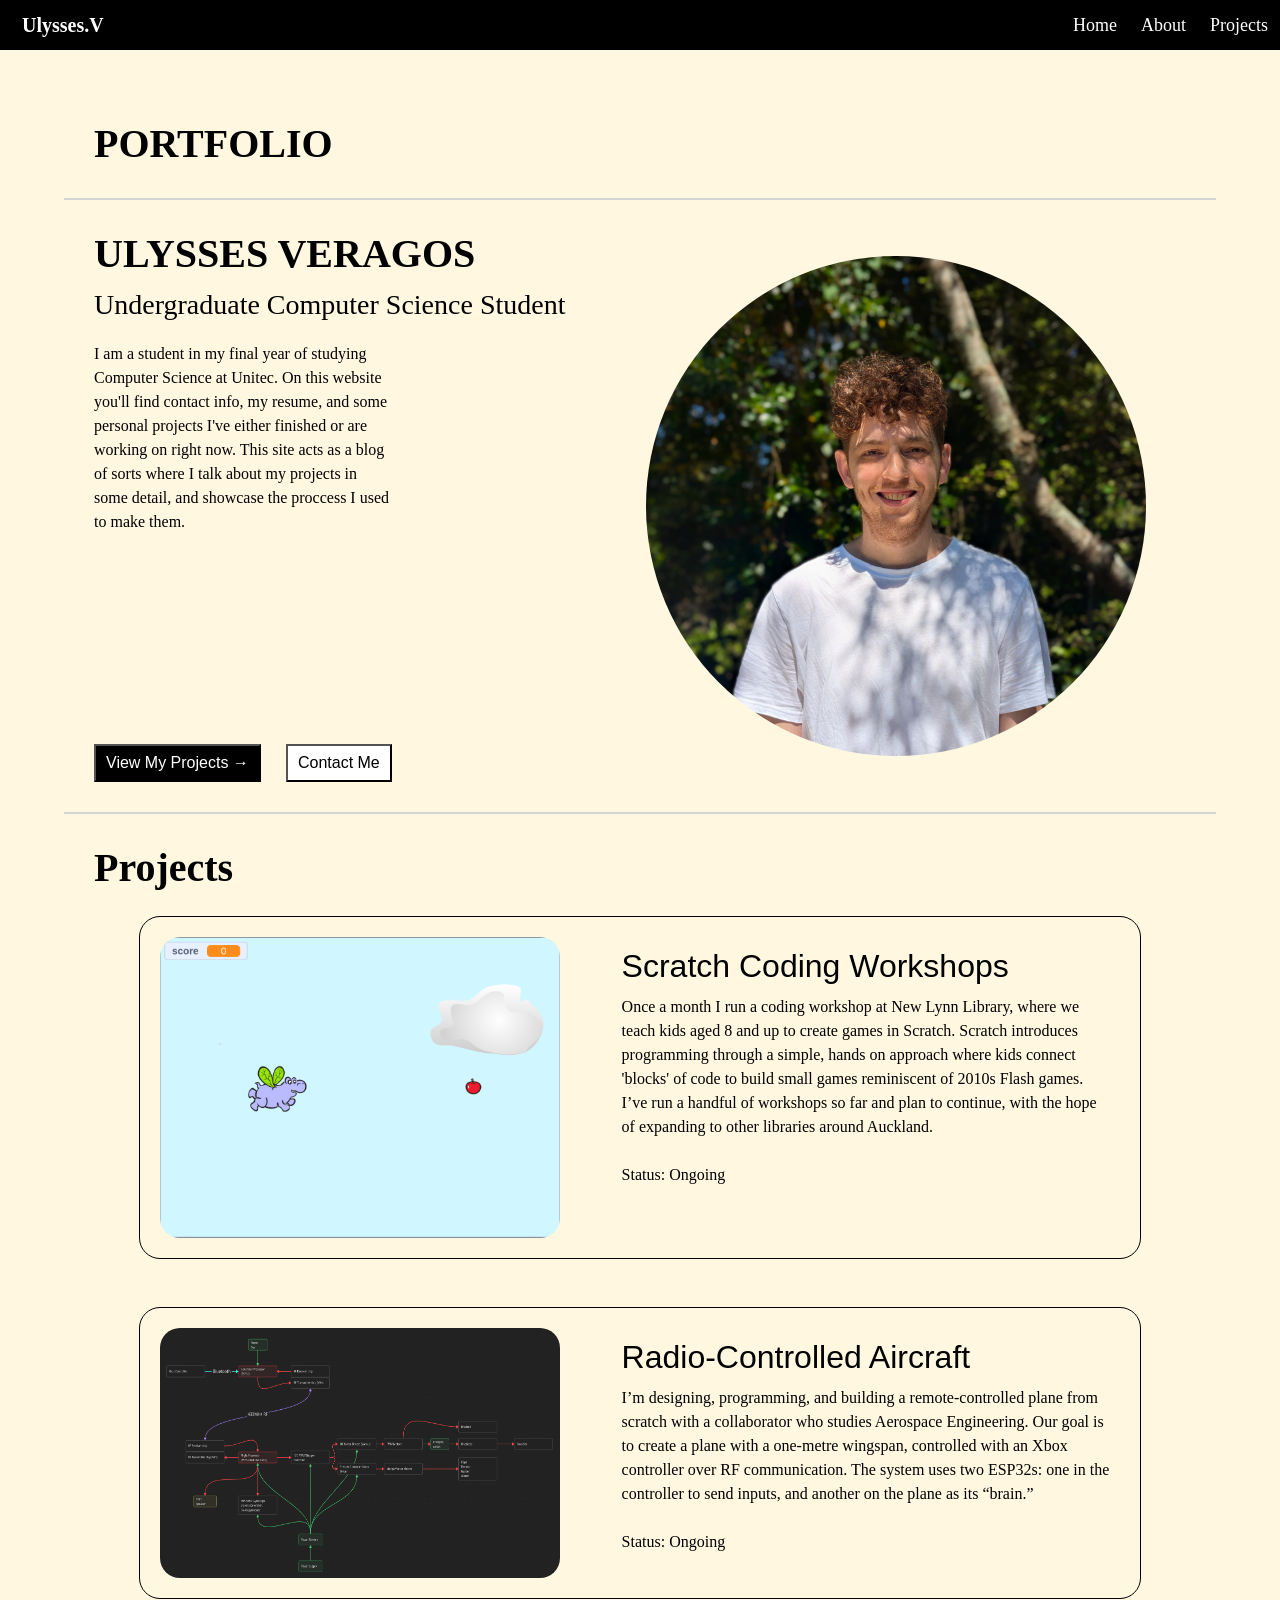
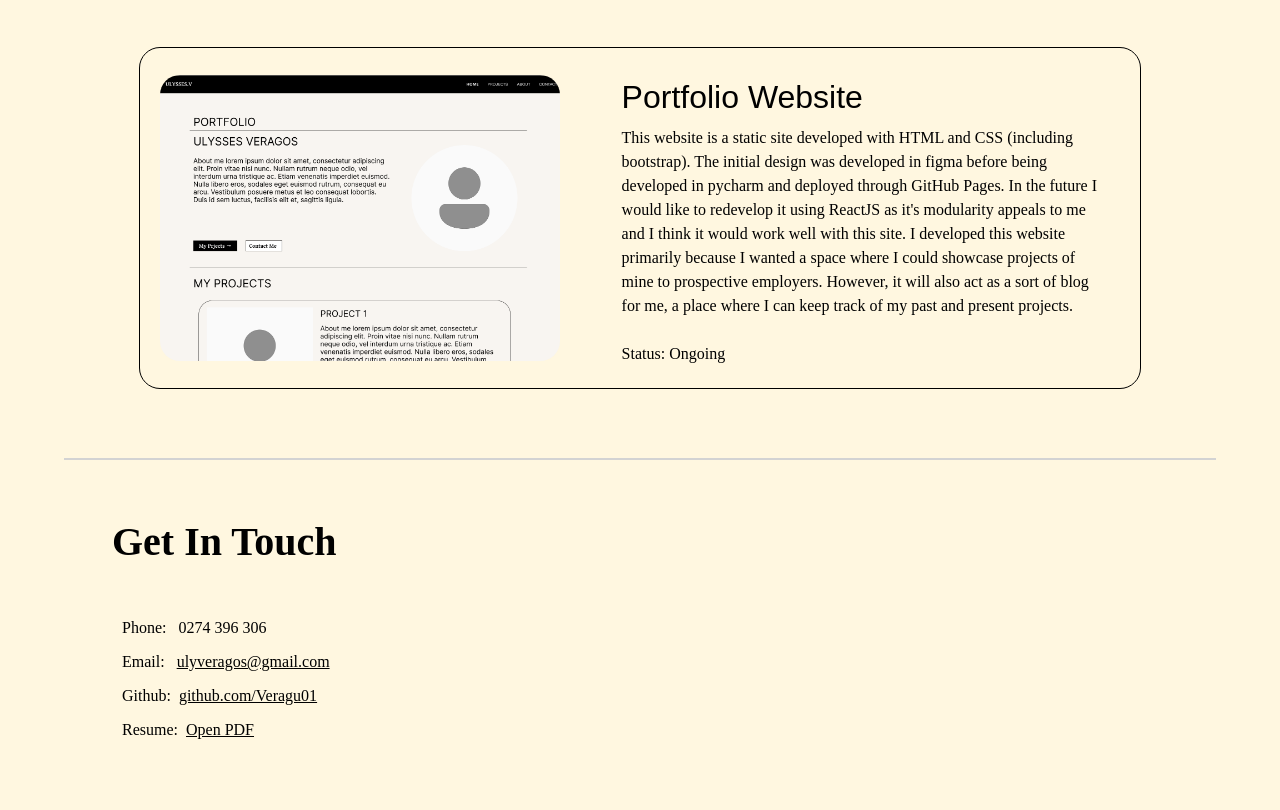
<file: index.html>
<!DOCTYPE html>
<html lang="en">
<head >
    <meta charset="UTF-8">
    <meta name="viewport" content="width=device-width, initial-scale=1.0">
    <title>Document</title>

    <!-- Bootstrap CSS link -->
    <link href="https://cdn.jsdelivr.net/npm/bootstrap@5.3.3/dist/css/bootstrap.min.css" rel="stylesheet">
    <!-- custom CSS -->
    <link rel="stylesheet" href="./styles.css">

    <!-- Top Nav Bar -->
    <nav id="navbar" class="navbar sticky-top navbar-dark  vw-100" style="background-color: black;">
        <div class="container-fluid justify-content-start" >
            <p id="navName" class="navbar-brand mb-0 h4"><strong>Ulysses.V</strong></p>
            <div class="d-flex  align-items-center gap-4 ms-auto">
                <a class="nav-link  navButton" href="./">Home</a>
                <a class="nav-link  navButton" href="./about.html">About</a>
                <a class="nav-link active navButton" href="./projects.html">Projects</a>
<!--                <a class="nav-link active navButton" href="./contact.html">Contact</a>-->
            </div>
        </div>
    </nav>
</head>

<body>
    <main id="title_section" class="">
        <p></p>
        <section>
            <h1 >
                PORTFOLIO
            </h1>
        </section>
        <div class="break"></div>
        <section id="Greeting_Section" class="" >
            <div class="greetingText">
                <h1 >
                    ULYSSES VERAGOS
                </h1>
                <h3>Undergraduate Computer Science Student</h3>
                <p id="about_Me" class="greeting-text">
                    I am a student in my final year of studying Computer Science at Unitec.
                    On this website you'll find contact info, my resume, and some personal projects I've either finished or are working on right now.
                    This site acts as a blog of sorts where I talk about my projects in some detail, and showcase the proccess I used to make them.

                </p>
                <div>
                    <a href="./projects.html"> <button class="blackButton">View My Projects →</button></a>
                    <a href="./about.html"> <button class="whiteButton">Contact Me</button></a>
                </div>
            </div>
            <img id="profilePicture" src="./assets/UVProfilePicCropped.jpg">
        </section>


        <div class="break"></div>
        <section id="Projects_Section"  >
            <h1>
                Projects
            </h1>
            <section id="project1" class="projectCard">
                <div>
                    <img class="projectImage" src="./assets/FlyingHippoGame.png">
                    
                </div>
                <div id="" class="projectText">
                    <h2>
                        Scratch Coding Workshops
                    </h2>
                    <p >
                        Once a month I run a coding workshop at New Lynn Library, where we teach kids aged 8 and up to create games in Scratch.
                        Scratch introduces programming through a simple, hands on approach where kids connect 'blocks' of code to build small games reminiscent of 2010s Flash games.
                        I’ve run a handful of workshops so far and plan to continue, with the hope of expanding to other libraries around Auckland.
                        <br>
                        <br>
                        Status: Ongoing
                    </p>
                </div>
            </section>
            <section id="project2" class="projectCard">
                <div>
                    <img class="projectImage" src="./assets/Wiring%20Diagram.png">

                </div>
                <div id="" class="projectText">
                    <h2>
                        Radio-Controlled Aircraft
                    </h2>
                    <p >
                        I’m designing, programming, and building a remote-controlled plane from scratch with a collaborator who studies Aerospace Engineering.
                        Our goal is to create a plane with a one-metre wingspan, controlled with an Xbox controller over RF communication.
                        The system uses two ESP32s: one in the controller to send inputs, and another on the plane as its “brain.”
<!--                        Before starting this project, I had no experience with Arduinos or electronics and knew very little about aircraft design.-->
<!--                        My role is to design the systems for both ESP32s, write the code they need to operate, and bring a programmer’s perspective to the project.-->
<!--                        The project is still in its early stages, but we’re close to getting the boards communicating over RF.-->
                        <br>
                        <br>
                        Status: Ongoing
                    </p>
                </div>
            </section>
            <section id="project3" class="projectCard">
                <div>
                    <img class="projectImage" src="./assets/websiteFigmaDesignCropped.png">

                </div>
                <div id="" class="projectText">
                    <h2>
                        Portfolio Website
                    </h2>
                    <p >
                        This website is a static site developed with HTML and CSS (including bootstrap). The initial design was developed in figma before being developed in pycharm and deployed through GitHub Pages.
                        In the future I would like to redevelop it using ReactJS as it's modularity appeals to me and I think it would work well with this site.
                        I developed this website primarily because I wanted a space where I could showcase projects of mine to prospective employers. However, it will also act as a sort of blog for me, a place where I can keep track of my past and present projects.
                        <!--                        Before starting this project, I had no experience with Arduinos or electronics and knew very little about aircraft design.-->
<!--                        My role is to design the systems for both ESP32s, write the code they need to operate, and bring a programmer’s perspective to the project.-->
<!--                        The project is still in its early stages, but we’re close to getting the boards communicating over RF.-->
                        <br>
                        <br>
                        Status: Ongoing
                    </p>
                </div>
            </section>

        </section>

        <div class="break"></div>
        
        <section id="Contact_Section" class="p-5">
            <h1 class="contact_Heading">
                Get In Touch
            </h1>
            <p class="contact_Paragragh">
                Phone:&nbsp;&nbsp;&nbsp;0274 396 306
            </p>
            <p class="contact_Paragragh">
                Email:&nbsp;&nbsp;&nbsp;<a href="mailto:ulyveragos@gmail.com">ulyveragos@gmail.com</a>
            </p>
            <p class="contact_Paragragh">
                Github:&nbsp;&nbsp;<a href="https://github.com/Veragu01">github.com/Veragu01</a>
            </p>
            <p class="contact_Paragragh">
                Resume:&nbsp;&nbsp;<a href="./assets/CV%20-%20Uly%20Veragos.pdf">Open PDF</a>
            </p>
        </section>
    </main>
    
    <script src="https://cdn.jsdelivr.net/npm/bootstrap@5.3.3/dist/js/bootstrap.bundle.min.js"></script>
    <script>
                const ProjectCard1 = document.getElementById('project1');
                const ProjectCard2 = document.getElementById('project2');
                const ProjectCard3 = document.getElementById('project3');

                ProjectCard1.addEventListener('click', () => {
                    window.alert("This Project does not have a dedicated page yet. Coming soon!")
                })
                ProjectCard2.addEventListener('click', () => {
                    window.alert("This Project does not have a dedicated page yet. Coming soon!")
                })
                ProjectCard3.addEventListener('click', () => {
                    window.alert("This Project does not have a dedicated page yet. Coming soon!")
                })
    </script>
</body>
</html>
</file>
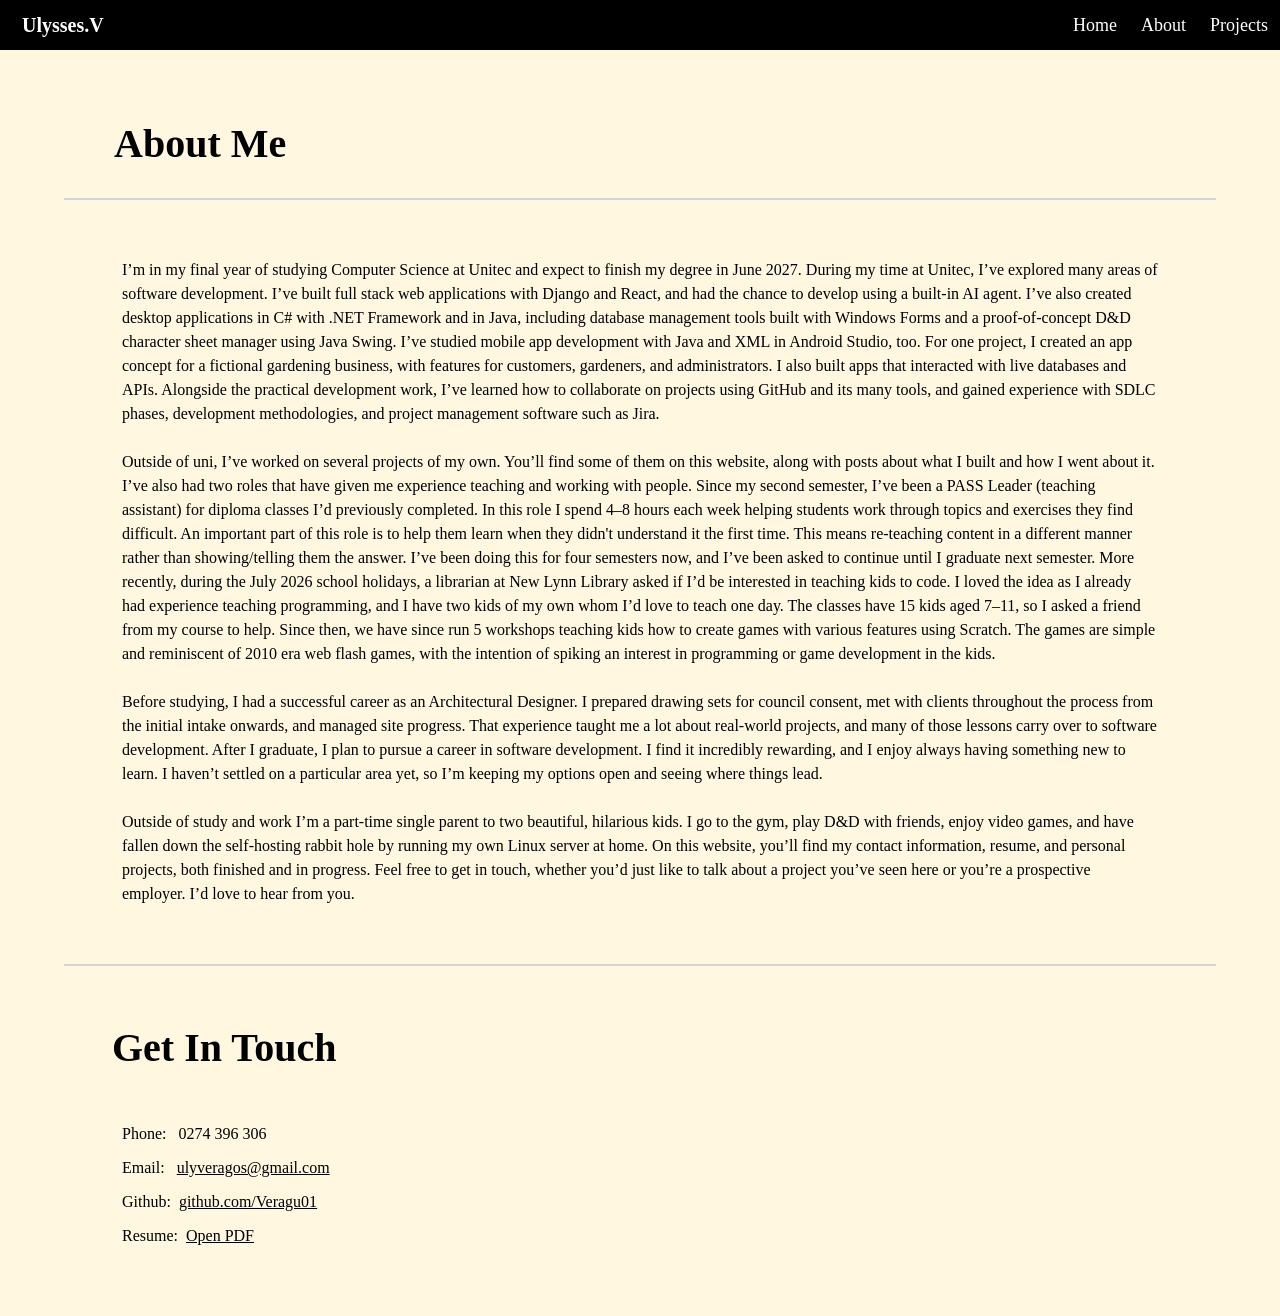
<file: about.html>
<!DOCTYPE html>
<html lang="en">
<head >
    <meta charset="UTF-8">
    <meta name="viewport" content="width=device-width, initial-scale=1.0">
    <title>Document</title>

    <!-- Bootstrap CSS link -->
    <link href="https://cdn.jsdelivr.net/npm/bootstrap@5.3.3/dist/css/bootstrap.min.css" rel="stylesheet">
    <!-- custom CSS -->
    <link rel="stylesheet" href="./styles.css">

    <!-- Top Nav Bar -->
    <nav id="navbar" class="navbar sticky-top navbar-dark  vw-100" style="background-color: black;">
        <div class="container-fluid justify-content-start" >
            <p id="navName" class="navbar-brand mb-0 h4"><strong>Ulysses.V</strong></p>
            <div class="d-flex  align-items-center gap-4 ms-auto">
                <a class="nav-link  navButton" href="./">Home</a>
                <a class="nav-link  navButton" href="./about.html">About</a>
                <a class="nav-link active navButton" href="./projects.html">Projects</a>
<!--                <a class="nav-link active navButton" href="./contact.html">Contact</a>-->
            </div>
        </div>
    </nav>
</head>

<body>
    <main id="title_section" class="">
        <p></p>
        <section>
            <h1 style="margin-left: 30px">
                About Me
            </h1>
        </section>

        <div class="break"></div>

        <section id="About_Section" class="p-5">
            <p>
                I’m in my final year of studying Computer Science at Unitec and expect to finish my degree in June 2027.
                During my time at Unitec, I’ve explored many areas of software development. I’ve built full stack web applications with Django and React, and had the chance to develop using a built-in AI agent. I’ve also created desktop applications in C# with .NET Framework and in Java, including database management tools built with Windows Forms and a proof-of-concept D&D character sheet manager using Java Swing.
                I’ve studied mobile app development with Java and XML in Android Studio, too. For one project, I created an app concept for a fictional gardening business, with features for customers, gardeners, and administrators. I also built apps that interacted with live databases and APIs.
                Alongside the practical development work, I’ve learned how to collaborate on projects using GitHub and its many tools, and gained experience with SDLC phases, development methodologies, and project management software such as Jira.
                <br>
                <br>
                Outside of uni, I’ve worked on several projects of my own. You’ll find some of them on this website, along with posts about what I built and how I went about it.
                I’ve also had two roles that have given me experience teaching and working with people. Since my second semester, I’ve been a PASS Leader (teaching assistant) for diploma classes I’d previously completed. In this role I spend 4–8 hours each week helping students work through topics and exercises they find difficult. An important part of this role is to help them learn when they didn't understand it the first time. This means re-teaching content in a different manner rather than showing/telling them the answer. I’ve been doing this for four semesters now, and I’ve been asked to continue until I graduate next semester.
                More recently, during the July 2026 school holidays, a librarian at New Lynn Library asked if I’d be interested in teaching kids to code. I loved the idea as I already had experience teaching programming, and I have two kids of my own whom I’d love to teach one day. The classes have 15 kids aged 7–11, so I asked a friend from my course to help. Since then, we have since run 5 workshops teaching kids how to create games with various features using Scratch. The games are simple and reminiscent of 2010 era web flash games, with the intention of spiking an interest in programming or game development in the kids.
                <br>
                <br>
                Before studying, I had a successful career as an Architectural Designer. I prepared drawing sets for council consent, met with clients throughout the process from the initial intake onwards, and managed site progress. That experience taught me a lot about real-world projects, and many of those lessons carry over to software development.
                After I graduate, I plan to pursue a career in software development. I find it incredibly rewarding, and I enjoy always having something new to learn. I haven’t settled on a particular area yet, so I’m keeping my options open and seeing where things lead.
                <br>
                <br>
                Outside of study and work I’m a part-time single parent to two beautiful, hilarious kids. I go to the gym, play D&D with friends, enjoy video games, and have fallen down the self-hosting rabbit hole by running my own Linux server at home.
                On this website, you’ll find my contact information, resume, and personal projects, both finished and in progress. Feel free to get in touch, whether you’d just like to talk about a project you’ve seen here or you’re a prospective employer. I’d love to hear from you.


            </p>
        </section>

        <div class="break"></div>

        <section id="Contact_Section" class="p-5">
            <h1 class="contact_Heading">
                Get In Touch
            </h1>
            <p class="contact_Paragragh">
                Phone:&nbsp;&nbsp;&nbsp;0274 396 306
            </p>
            <p class="contact_Paragragh">
                Email:&nbsp;&nbsp;&nbsp;<a href="mailto:ulyveragos@gmail.com">ulyveragos@gmail.com</a>
            </p>
            <p class="contact_Paragragh">
                Github:&nbsp;&nbsp;<a href="https://github.com/Veragu01">github.com/Veragu01</a>
            </p>
            <p class="contact_Paragragh">
                Resume:&nbsp;&nbsp;<a href="./assets/CV%20-%20Uly%20Veragos.pdf">Open PDF</a>
            </p>
        </section>
    </main>

    <script src="https://cdn.jsdelivr.net/npm/bootstrap@5.3.3/dist/js/bootstrap.bundle.min.js"></script>
</body>
</html>
</file>
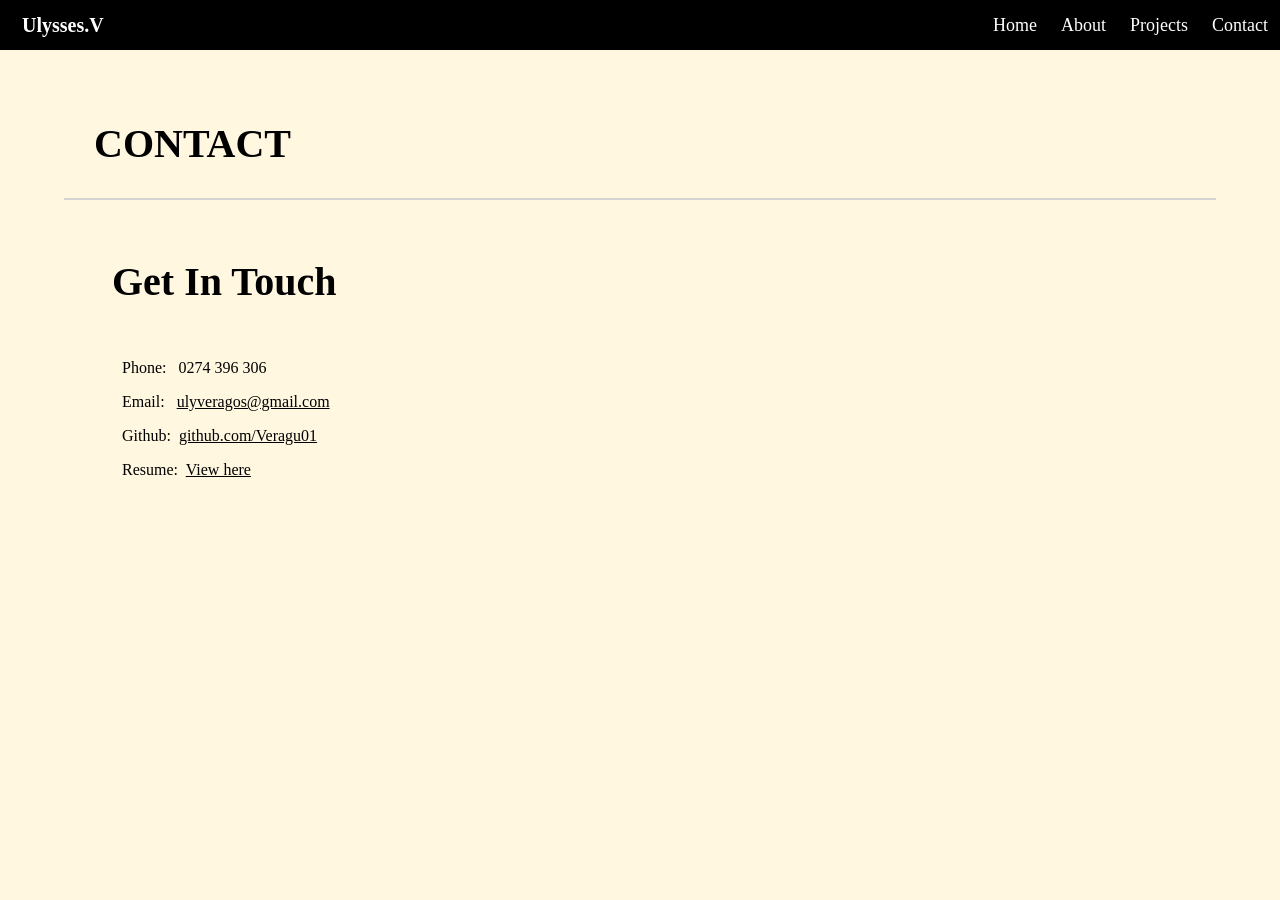
<file: contact.html>
<!DOCTYPE html>
<html lang="en">
<head >
    <meta charset="UTF-8">
    <meta name="viewport" content="width=device-width, initial-scale=1.0">
    <title>Document</title>

    <!-- Bootstrap CSS link -->
    <link href="https://cdn.jsdelivr.net/npm/bootstrap@5.3.3/dist/css/bootstrap.min.css" rel="stylesheet">
    <!-- custom CSS -->
    <link rel="stylesheet" href="./styles.css">

    <!-- Top Nav Bar -->
    <nav id="navbar" class="navbar sticky-top navbar-dark  vw-100" style="background-color: black;">
        <div class="container-fluid justify-content-start" >
            <p id="navName" class="navbar-brand mb-0 h4"><strong>Ulysses.V</strong></p>
            <div class="d-flex  align-items-center gap-4 ms-auto">
                <a class="nav-link  navButton" href="./">Home</a>
                <a class="nav-link  navButton" href="./about.html">About</a>
                <a class="nav-link active navButton" href="./projects.html">Projects</a>
                <a class="nav-link active navButton" href="./contact.html">Contact</a>
            </div>
        </div>
    </nav>
</head>

<body>
    <main id="title_section" class="">
        <p></p>
        <section>
            <h1 >
                CONTACT
            </h1>
        </section>

        <div class="break"></div>

        <section id="Contact_Section" class="p-5">
            <h1 class="contact_Heading">
                Get In Touch
            </h1>
            <p class="contact_Paragragh">
                Phone:&nbsp;&nbsp;&nbsp;0274 396 306
            </p>
            <p class="contact_Paragragh">
                Email:&nbsp;&nbsp;&nbsp;<a href="mailto:ulyveragos@gmail.com">ulyveragos@gmail.com</a>
            </p>
            <p class="contact_Paragragh">
                Github:&nbsp;&nbsp;<a href="https://github.com/Veragu01">github.com/Veragu01</a>
            </p>
            <p class="contact_Paragragh">
                Resume:&nbsp;&nbsp;<a href="">View here</a>
            </p>
        </section>
    </main>
    </main>

    <script src="https://cdn.jsdelivr.net/npm/bootstrap@5.3.3/dist/js/bootstrap.bundle.min.js"></script>
</body>
</html>
</file>
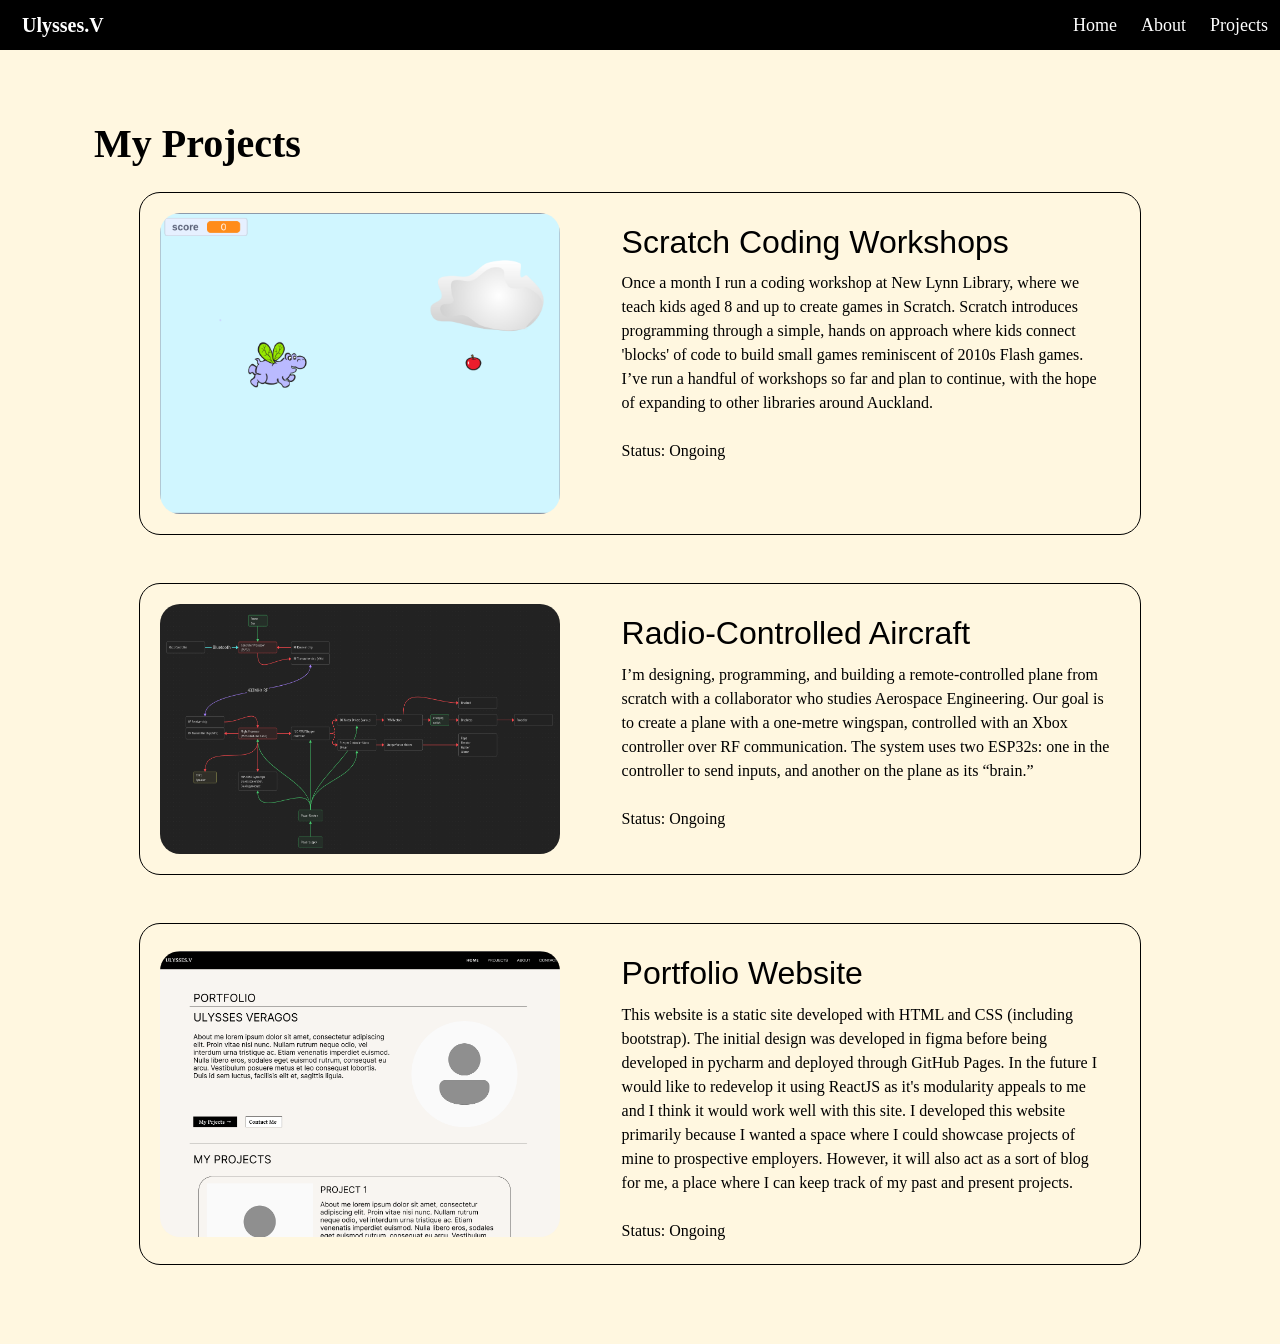
<file: projects.html>
<!DOCTYPE html>
<html lang="en">
<head >
    <meta charset="UTF-8">
    <meta name="viewport" content="width=device-width, initial-scale=1.0">
    <title>Document</title>

    <!-- Bootstrap CSS link -->
    <link href="https://cdn.jsdelivr.net/npm/bootstrap@5.3.3/dist/css/bootstrap.min.css" rel="stylesheet">
    <!-- custom CSS -->
    <link rel="stylesheet" href="./styles.css">

    <!-- Top Nav Bar -->
    <nav id="navbar" class="navbar sticky-top navbar-dark  vw-100" style="background-color: black;">
        <div class="container-fluid justify-content-start" >
            <p id="navName" class="navbar-brand mb-0 h4"><strong>Ulysses.V</strong></p>
            <div class="d-flex  align-items-center gap-4 ms-auto">
                <a class="nav-link  navButton" href="./">Home</a>
                <a class="nav-link  navButton" href="./about.html">About</a>
                <a class="nav-link active navButton" href="./projects.html">Projects</a>
<!--                <a class="nav-link active navButton" href="./contact.html">Contact</a>-->
            </div>
        </div>
    </nav>
</head>

<body>
    <main id="title_section" class="">
        <p></p>
<!--        <section>-->
<!--            <h1 >-->
<!--                PROJECTS-->
<!--            </h1>-->
<!--        </section>-->

        <section id="Projects_Section"  >
            <h1>
                My Projects
            </h1>
            <section id="project1" class="projectCard">
                <div>
                    <img class="projectImage" src="./assets/FlyingHippoGame.png">

                </div>
                <div id="" class="projectText">
                    <h2>
                        Scratch Coding Workshops
                    </h2>
                    <p >
                        Once a month I run a coding workshop at New Lynn Library, where we teach kids aged 8 and up to create games in Scratch.
                        Scratch introduces programming through a simple, hands on approach where kids connect 'blocks' of code to build small games reminiscent of 2010s Flash games.
                        I’ve run a handful of workshops so far and plan to continue, with the hope of expanding to other libraries around Auckland.
                        <br>
                        <br>
                        Status: Ongoing
                    </p>
                </div>
            </section>
            <section id="project2" class="projectCard">
                <div>
                    <img class="projectImage" src="./assets/Wiring%20Diagram.png">

                </div>
                <div id="" class="projectText">
                    <h2>
                        Radio-Controlled Aircraft
                    </h2>
                    <p >
                        I’m designing, programming, and building a remote-controlled plane from scratch with a collaborator who studies Aerospace Engineering.
                        Our goal is to create a plane with a one-metre wingspan, controlled with an Xbox controller over RF communication.
                        The system uses two ESP32s: one in the controller to send inputs, and another on the plane as its “brain.”
<!--                        Before starting this project, I had no experience with Arduinos or electronics and knew very little about aircraft design.-->
<!--                        My role is to design the systems for both ESP32s, write the code they need to operate, and bring a programmer’s perspective to the project.-->
<!--                        The project is still in its early stages, but we’re close to getting the boards communicating over RF.-->
                        <br>
                        <br>
                        Status: Ongoing
                    </p>
                </div>
            </section>
            <section id="project3" class="projectCard">
                <div>
                    <img class="projectImage" src="./assets/websiteFigmaDesignCropped.png">

                </div>
                <div id="" class="projectText">
                    <h2>
                        Portfolio Website
                    </h2>
                    <p >
                        This website is a static site developed with HTML and CSS (including bootstrap). The initial design was developed in figma before being developed in pycharm and deployed through GitHub Pages.
                        In the future I would like to redevelop it using ReactJS as it's modularity appeals to me and I think it would work well with this site.
                        I developed this website primarily because I wanted a space where I could showcase projects of mine to prospective employers. However, it will also act as a sort of blog for me, a place where I can keep track of my past and present projects.
                        <!--                        Before starting this project, I had no experience with Arduinos or electronics and knew very little about aircraft design.-->
<!--                        My role is to design the systems for both ESP32s, write the code they need to operate, and bring a programmer’s perspective to the project.-->
<!--                        The project is still in its early stages, but we’re close to getting the boards communicating over RF.-->
                        <br>
                        <br>
                        Status: Ongoing
                    </p>
                </div>
            </section>

        </section>


    </main>

    <script src="https://cdn.jsdelivr.net/npm/bootstrap@5.3.3/dist/js/bootstrap.bundle.min.js"></script>
    <script>
                const ProjectCard1 = document.getElementById('project1');
                const ProjectCard2 = document.getElementById('project2');
                const ProjectCard3 = document.getElementById('project3');

                ProjectCard1.addEventListener('click', () => {
                    window.alert("This Project does not have a dedicated page yet. Coming soon!")
                })
                ProjectCard2.addEventListener('click', () => {
                    window.alert("This Project does not have a dedicated page yet. Coming soon!")
                })
                ProjectCard3.addEventListener('click', () => {
                    window.alert("This Project does not have a dedicated page yet. Coming soon!")
                })
    </script>
</body>
</html>
</file>
<file: styles.css>
h1 {
    /*font-style: normal;*/
    /* font-family: 'Segoe UI', Tahoma, Geneva, Verdana, sans-serif; */
    /*font-family: 'Droid Sans Mono', monospace;*/
    font-family: "Georgia", serif;
    font-weight: bold;
    margin: 10px;
}
h2 {
    font-style: normal;
    /* font-family: 'Segoe UI', Tahoma, Geneva, Verdana, sans-serif; */
    /*font-family: 'Droid Sans Mono', monospace;*/
    font-family: "Giest", sans-serif;
    /*font-weight: bold;*/
    margin: 10px;
}
h3 {
    /*margin: 500px;*/
    font-style: normal;
    /*font-family: "Giest", sans-serif;*/
    font-family: "Georgia", serif;
    margin: 10px
}
p {
    font-style: normal;
    font-family: "Georgia", serif;
    margin: 10px

}

a {
    font-style: normal;
    font-family: "Georgia", serif;
    color: rgb(0 0 0);  /* navbar text color*/
}

.navButton {
    font-style: normal;
    font-family: "Georgia", serif;
    font-size: large;
    color: rgb(255 255 255);  /* navbar text color*/
}
.navButton:hover {
    color: rgb(158 158 158);  /* navbar text color*/
}
.navButton:focus {
    color: rgb(255 255 255);
}


html,



main {
    margin-top: -10px;
}

body {

    background-color: #fff7e0;
    color: rgb(0 0 0); /* body text color*/
}

section {
    padding: 20px;
    /* border-radius: 20px; */
    width:auto;
    position: relative;
    max-width: 100%;
    /* margin-left: 10px;
    margin-right: 10px; */
    margin-left: 5%;
    margin-right: 5%;
    outline-color: black;
    /*font-family: "Georgia", serif;*/
    outline-width: 1px;

}

#Greeting_Section {
    display: flex;
    align-items: center;
    gap: 2rem;
}

.greeting-text {
    flex: 1;
    overflow: clip;
    text-overflow: ellipsis;
    min-width: 300px;
    max-height: 200px;
}
#profilePicture {
    /*position:relative;*/
    /*margin-top: -480px;*/
    margin-right: 50px;
    width: 500px;
    border-radius: 50%;
}


#title_section {
    margin-top: 50px;
}

.blackButton {
    background-color: black;
    color: white;
    padding: 5px 10px;
    font-style: normal;
    font-family: "Giest", sans-serif;
    margin: 10px;
}
.blackButton:hover {
    background-color: white;
    color: black;
}

.whiteButton {
    background-color: white;
    color: black;
    padding: 5px 10px;
    font-style: normal;
    font-family: "Giest", sans-serif;
    margin: 10px;
    transition-duration: 0.4s;
}
.whiteButton:hover {
    background-color: black;
    color: white;
}


#about_Me {
    margin-top: 20px;
    margin-bottom: 200px;
    margin-right: 50%;
}

.break {
    background-color: lightgrey;
    max-width: 90%;
    margin-left: auto;
    margin-right: auto;
    height: 2px;
}

#navbar {
    font-family: "Georgia", serif;
}

.projectCard {
    outline-style: solid;
    border-radius: 20px;
    display: flex;
    align-items: center;
    gap: 2rem;
    margin-top: 25px;
    margin-bottom: 50px;
    max-height: 450px;
}
.projectCard:hover {
    background-color: #ffffff;
    cursor: pointer;
}
.projectText {
    margin-left: 20px;
    margin-bottom: auto;
    flex: 1;
    overflow: clip;
    text-overflow: ellipsis;
    max-height: 300px;
}

.projectImage {
    /*position:relative;*/
    /* top: -100px;
    right: -60%; */
    width: 400px;
    min-height: 250px;
    border-radius: 20px;
}




.contact_Heading {
    margin-bottom: 50px;
    margin-left: 0px;
}


.popup {
    display: none;
    position: fixed;
    top: 0; left: 0;
    width: 100%; height: 100%;
    background: rgba(0, 0, 0, 0.5);
    justify-content: center;
    align-items: center;
}
.popup-content {
    background: #fff;
    padding: 20px;
    border-radius: 5px;
    text-align: center;
}
</file>
